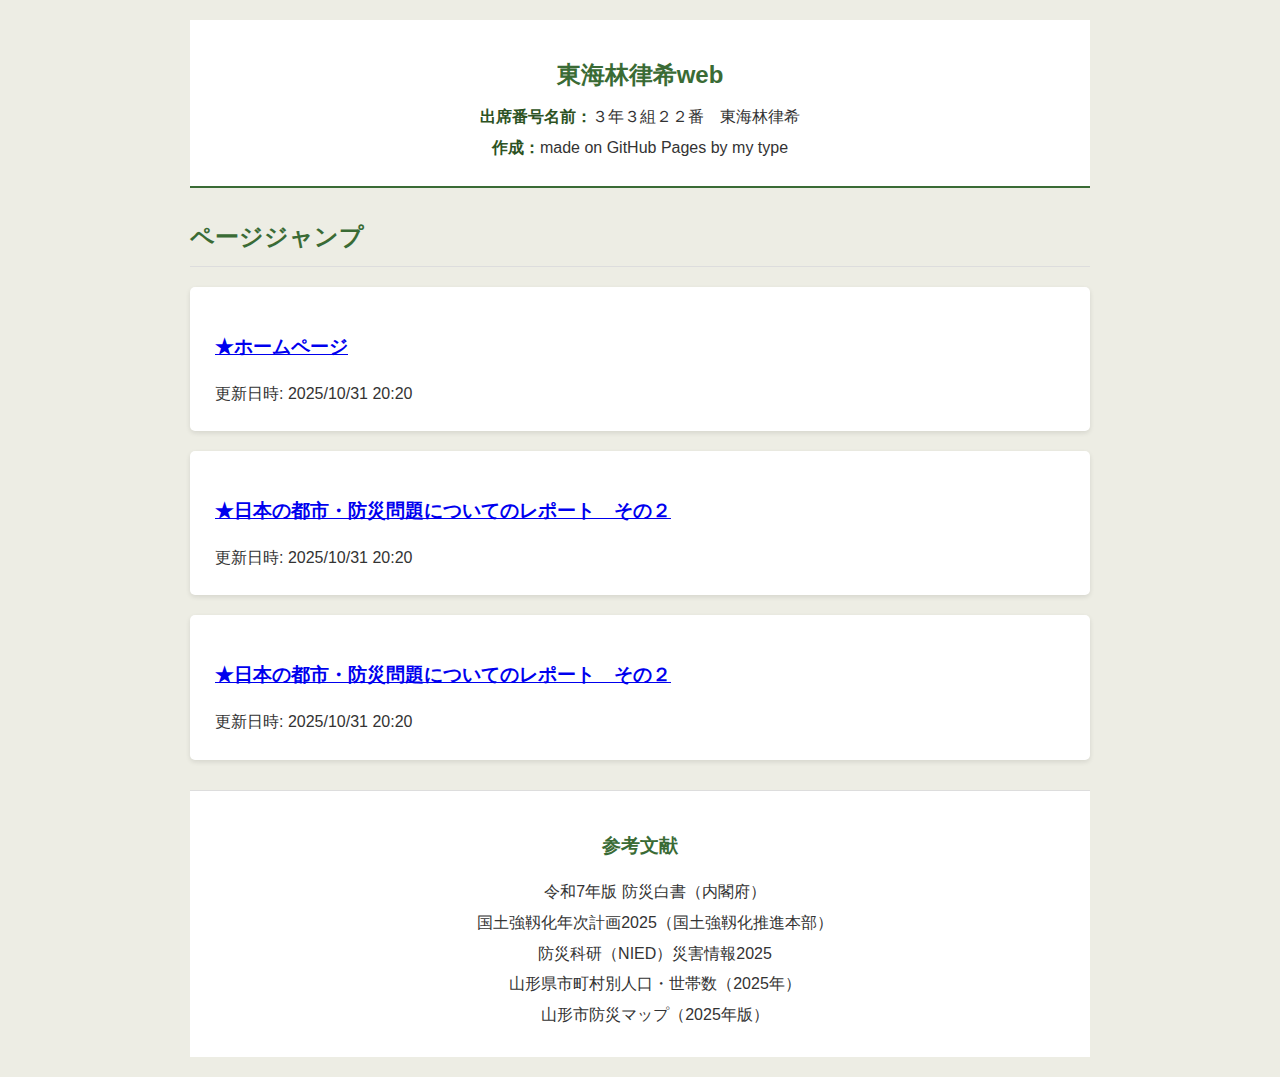
<file: index.html>
<!DOCTYPE html>
<html lang="ja">
<head>
  <meta charset="UTF-8">
  <meta name="viewport" content="width=device-width, initial-scale=1.0">
  <title>東海林律希web</title>
<link rel="stylesheet" href="style.css">
<link rel="icon" href="fabikonn.png" type="image/png">
  <style>
    /* 基本スタイル */
    body {
      font-family: 'Hiragino Sans', 'Meiryo', sans-serif;
      line-height: 1.6;
      color: #333;
      max-width: 900px;
      margin: 0 auto;
      padding: 20px;
      background-color: #edede4;
    }

    /* ヘッダー */
    header {
      text-align: center;
      padding: 20px 0;
      border-bottom: 2px solid #3a6b35;
      margin-bottom: 30px;
      background-color: #fff;
    }

    header h1 {
      color: #3a6b35;
      font-size: 24px;
      margin-bottom: 10px;
    }

    header p {
      margin: 5px 0;
      font-size: 16px;
    }

    /* セクション */
    section {
      background-color: #fff;
      padding: 25px;
      margin-bottom: 20px;
      border-radius: 5px;
      box-shadow: 0 2px 5px rgba(0, 0, 0, 0.1);
    }

    h2 {
      color: #3a6b35;
      border-bottom: 1px solid #ddd;
      padding-bottom: 10px;
      margin-top: 0;
    }

    h3 {
      color: #4a7d48;
      margin-top: 20px;
    }

    /* リスト */
    ol, ul {
      margin: 10px 0 10px 30px;
      padding: 0;
    }

    li {
      margin-bottom: 8px;
    }

    /* 強調 */
    strong {
      color: #2c5222;
      font-weight: bold;
    }

    /* フッター */
    footer {
      text-align: center;
      padding: 20px;
      background-color: #fff;
      border-top: 1px solid #ddd;
      margin-top: 30px;
    }

    footer h3 {
      color: #3a6b35;
    }

    footer ul {
      list-style-type: none;
      padding: 0;
    }

    footer li {
      margin: 5px 0;
    }
  </style>
</head>
<body>
  <!-- 以下、既存のbody内容はそのまま -->
  <header>
    <h1>東海林律希web</h1>
    <p><strong>出席番号名前：</strong>３年３組２２番　東海林律希</p>
    <p><strong>作成：</strong>made on GitHub Pages by my type</p>
  </header>
    <h2>ページジャンプ</h2>
  <section>
    <h3><a href="https://ritardando-blue.github.io/freerylit.github.io/index.html" class="blog-link">★ホームページ</a></h3>
            <div class="blog-date">更新日時: 2025/10/31 20:20</div>
  </section>
  <section>
    <h3><a href="https://ygs2023f066-svg.github.io/aiueo/2.html" class="blog-link">★日本の都市・防災問題についてのレポート　その２</a></h3>
            <div class="blog-date">更新日時: 2025/10/31 20:20</div>
  </section>
  <section>
    <h3><a href="https://ygs2023f066-svg.github.io/aiueo/2.html" class="blog-link">★日本の都市・防災問題についてのレポート　その２</a></h3>
            <div class="blog-date">更新日時: 2025/10/31 20:20</div>
  </section>
  <footer>
    <h3>参考文献</h3>
    <ul>
      <li>令和7年版 防災白書（内閣府）</li>
      <li>国土強靱化年次計画2025（国土強靱化推進本部）</li>
      <li>防災科研（NIED）災害情報2025</li>
      <li>山形県市町村別人口・世帯数（2025年）</li>
      <li>山形市防災マップ（2025年版）</li>
    </ul>
  </footer>
</body>
</html>
</file>
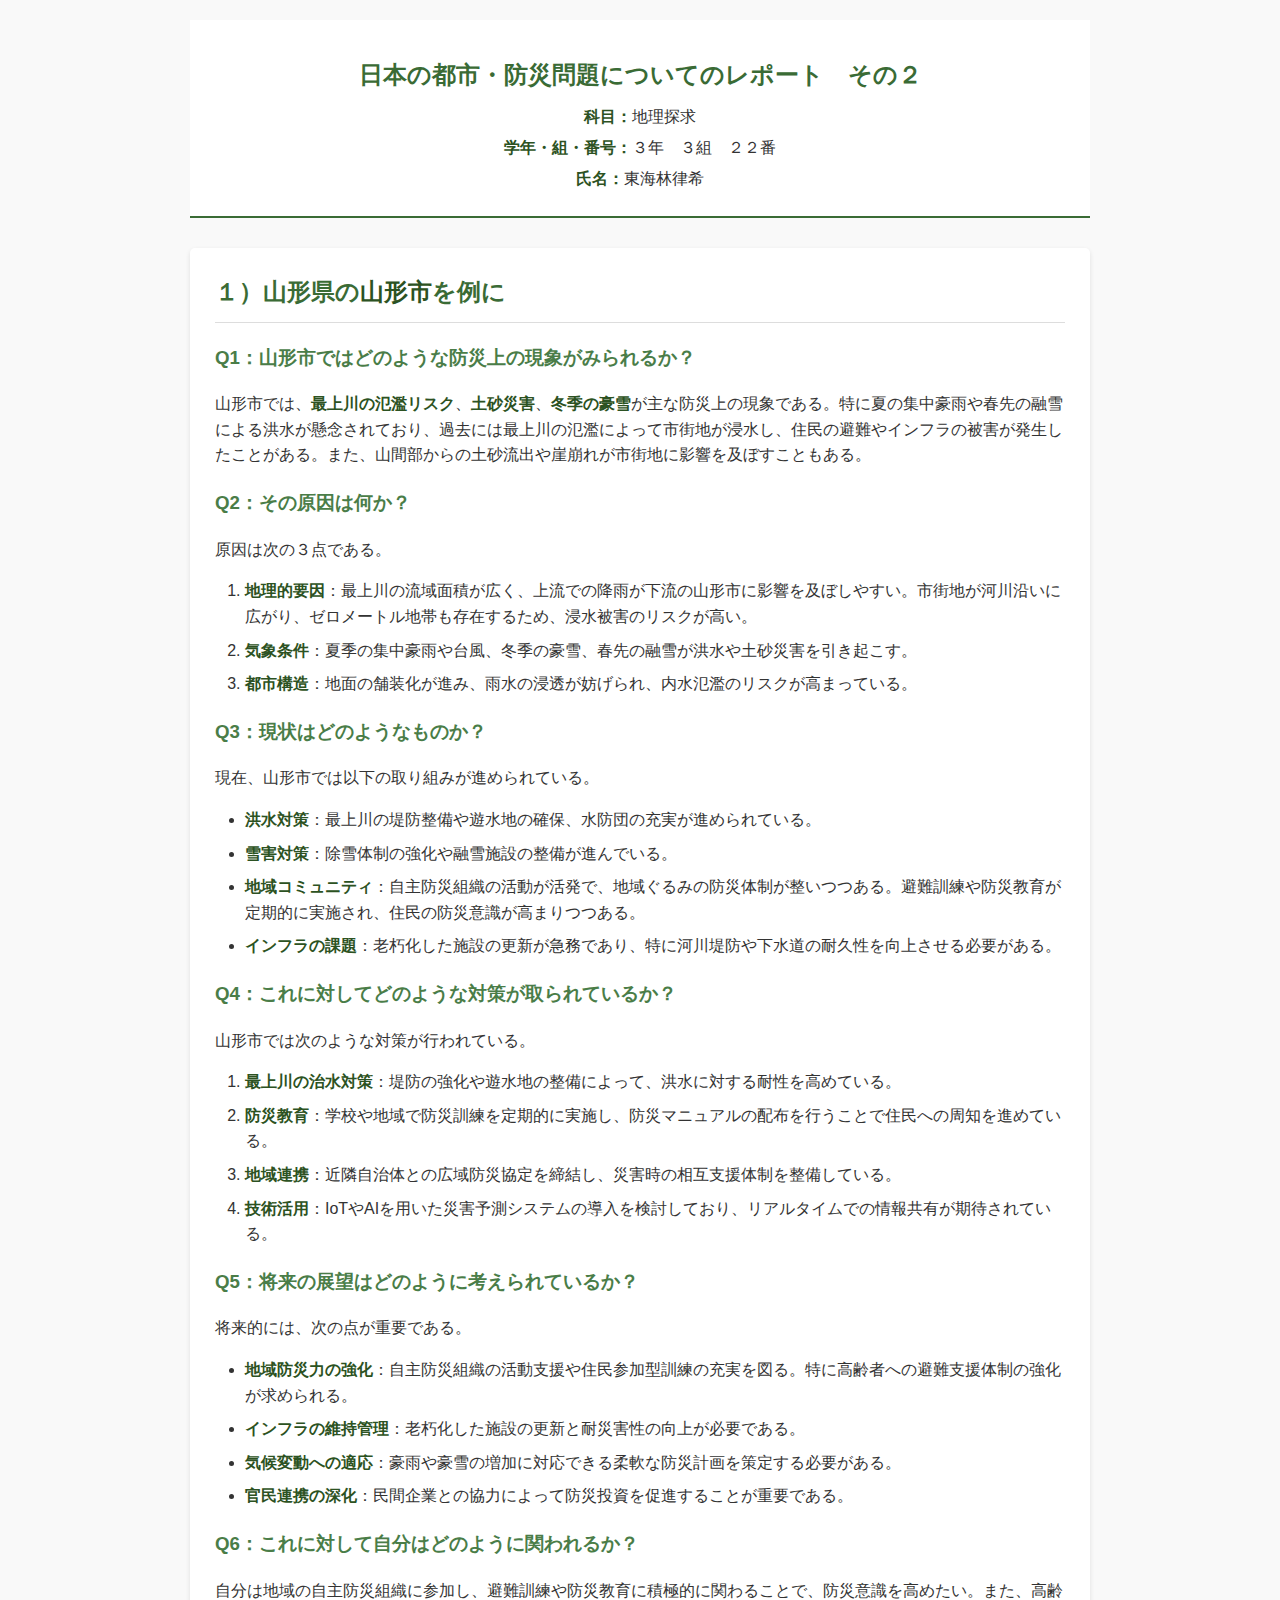
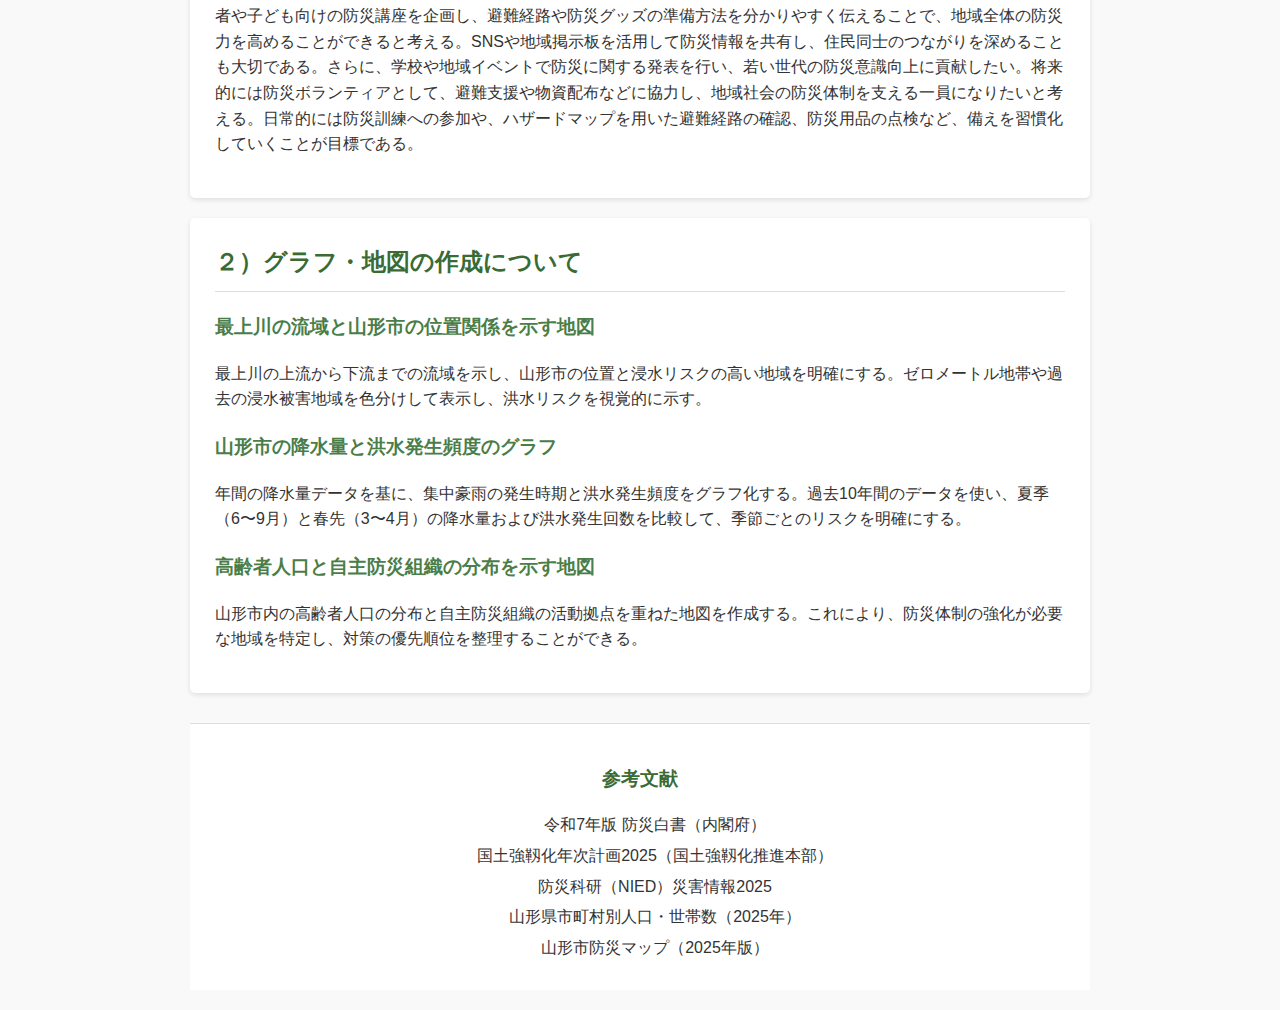
<file: kikou.html>
<!DOCTYPE html>
<html lang="ja">
<head>
  <meta charset="UTF-8">
  <meta name="viewport" content="width=device-width, initial-scale=1.0">
  <title>日本の都市・防災問題についてのレポート その２</title>
  <style>
    /* 基本スタイル */
    body {
      font-family: 'Hiragino Sans', 'Meiryo', sans-serif;
      line-height: 1.6;
      color: #333;
      max-width: 900px;
      margin: 0 auto;
      padding: 20px;
      background-color: #f9f9f9;
    }

    /* ヘッダー */
    header {
      text-align: center;
      padding: 20px 0;
      border-bottom: 2px solid #3a6b35;
      margin-bottom: 30px;
      background-color: #fff;
    }

    header h1 {
      color: #3a6b35;
      font-size: 24px;
      margin-bottom: 10px;
    }

    header p {
      margin: 5px 0;
      font-size: 16px;
    }

    /* セクション */
    section {
      background-color: #fff;
      padding: 25px;
      margin-bottom: 20px;
      border-radius: 5px;
      box-shadow: 0 2px 5px rgba(0, 0, 0, 0.1);
    }

    h2 {
      color: #3a6b35;
      border-bottom: 1px solid #ddd;
      padding-bottom: 10px;
      margin-top: 0;
    }

    h3 {
      color: #4a7d48;
      margin-top: 20px;
    }

    /* リスト */
    ol, ul {
      margin: 10px 0 10px 30px;
      padding: 0;
    }

    li {
      margin-bottom: 8px;
    }

    /* 強調 */
    strong {
      color: #2c5222;
      font-weight: bold;
    }

    /* フッター */
    footer {
      text-align: center;
      padding: 20px;
      background-color: #fff;
      border-top: 1px solid #ddd;
      margin-top: 30px;
    }

    footer h3 {
      color: #3a6b35;
    }

    footer ul {
      list-style-type: none;
      padding: 0;
    }

    footer li {
      margin: 5px 0;
    }
  </style>
</head>
<body>
  <!-- 以下、既存のbody内容はそのまま -->
  <header>
    <h1>日本の都市・防災問題についてのレポート　その２</h1>
    <p><strong>科目：</strong>地理探求</p>
    <p><strong>学年・組・番号：</strong>３年　３組　２２番</p>
    <p><strong>氏名：</strong>東海林律希</p>
  </header>
  <section>
    <h2>１）山形県の<strong>山形市</strong>を例に</h2>
    <h3>Q1：山形市ではどのような防災上の現象がみられるか？</h3>
    <p>山形市では、<strong>最上川の氾濫リスク</strong>、<strong>土砂災害</strong>、<strong>冬季の豪雪</strong>が主な防災上の現象である。特に夏の集中豪雨や春先の融雪による洪水が懸念されており、過去には最上川の氾濫によって市街地が浸水し、住民の避難やインフラの被害が発生したことがある。また、山間部からの土砂流出や崖崩れが市街地に影響を及ぼすこともある。</p>
    <h3>Q2：その原因は何か？</h3>
    <p>原因は次の３点である。</p>
    <ol>
      <li><strong>地理的要因</strong>：最上川の流域面積が広く、上流での降雨が下流の山形市に影響を及ぼしやすい。市街地が河川沿いに広がり、ゼロメートル地帯も存在するため、浸水被害のリスクが高い。</li>
      <li><strong>気象条件</strong>：夏季の集中豪雨や台風、冬季の豪雪、春先の融雪が洪水や土砂災害を引き起こす。</li>
      <li><strong>都市構造</strong>：地面の舗装化が進み、雨水の浸透が妨げられ、内水氾濫のリスクが高まっている。</li>
    </ol>
    <h3>Q3：現状はどのようなものか？</h3>
    <p>現在、山形市では以下の取り組みが進められている。</p>
    <ul>
      <li><strong>洪水対策</strong>：最上川の堤防整備や遊水地の確保、水防団の充実が進められている。</li>
      <li><strong>雪害対策</strong>：除雪体制の強化や融雪施設の整備が進んでいる。</li>
      <li><strong>地域コミュニティ</strong>：自主防災組織の活動が活発で、地域ぐるみの防災体制が整いつつある。避難訓練や防災教育が定期的に実施され、住民の防災意識が高まりつつある。</li>
      <li><strong>インフラの課題</strong>：老朽化した施設の更新が急務であり、特に河川堤防や下水道の耐久性を向上させる必要がある。</li>
    </ul>
    <h3>Q4：これに対してどのような対策が取られているか？</h3>
    <p>山形市では次のような対策が行われている。</p>
    <ol>
      <li><strong>最上川の治水対策</strong>：堤防の強化や遊水地の整備によって、洪水に対する耐性を高めている。</li>
      <li><strong>防災教育</strong>：学校や地域で防災訓練を定期的に実施し、防災マニュアルの配布を行うことで住民への周知を進めている。</li>
      <li><strong>地域連携</strong>：近隣自治体との広域防災協定を締結し、災害時の相互支援体制を整備している。</li>
      <li><strong>技術活用</strong>：IoTやAIを用いた災害予測システムの導入を検討しており、リアルタイムでの情報共有が期待されている。</li>
    </ol>
    <h3>Q5：将来の展望はどのように考えられているか？</h3>
    <p>将来的には、次の点が重要である。</p>
    <ul>
      <li><strong>地域防災力の強化</strong>：自主防災組織の活動支援や住民参加型訓練の充実を図る。特に高齢者への避難支援体制の強化が求められる。</li>
      <li><strong>インフラの維持管理</strong>：老朽化した施設の更新と耐災害性の向上が必要である。</li>
      <li><strong>気候変動への適応</strong>：豪雨や豪雪の増加に対応できる柔軟な防災計画を策定する必要がある。</li>
      <li><strong>官民連携の深化</strong>：民間企業との協力によって防災投資を促進することが重要である。</li>
    </ul>
    <h3>Q6：これに対して自分はどのように関われるか？</h3>
    <p>自分は地域の自主防災組織に参加し、避難訓練や防災教育に積極的に関わることで、防災意識を高めたい。また、高齢者や子ども向けの防災講座を企画し、避難経路や防災グッズの準備方法を分かりやすく伝えることで、地域全体の防災力を高めることができると考える。SNSや地域掲示板を活用して防災情報を共有し、住民同士のつながりを深めることも大切である。さらに、学校や地域イベントで防災に関する発表を行い、若い世代の防災意識向上に貢献したい。将来的には防災ボランティアとして、避難支援や物資配布などに協力し、地域社会の防災体制を支える一員になりたいと考える。日常的には防災訓練への参加や、ハザードマップを用いた避難経路の確認、防災用品の点検など、備えを習慣化していくことが目標である。</p>
  </section>
  <section>
    <h2>２）グラフ・地図の作成について</h2>
    <h3>最上川の流域と山形市の位置関係を示す地図</h3>
    <p>最上川の上流から下流までの流域を示し、山形市の位置と浸水リスクの高い地域を明確にする。ゼロメートル地帯や過去の浸水被害地域を色分けして表示し、洪水リスクを視覚的に示す。</p>
    <h3>山形市の降水量と洪水発生頻度のグラフ</h3>
    <p>年間の降水量データを基に、集中豪雨の発生時期と洪水発生頻度をグラフ化する。過去10年間のデータを使い、夏季（6〜9月）と春先（3〜4月）の降水量および洪水発生回数を比較して、季節ごとのリスクを明確にする。</p>
    <h3>高齢者人口と自主防災組織の分布を示す地図</h3>
    <p>山形市内の高齢者人口の分布と自主防災組織の活動拠点を重ねた地図を作成する。これにより、防災体制の強化が必要な地域を特定し、対策の優先順位を整理することができる。</p>
  </section>
  <footer>
    <h3>参考文献</h3>
    <ul>
      <li>令和7年版 防災白書（内閣府）</li>
      <li>国土強靱化年次計画2025（国土強靱化推進本部）</li>
      <li>防災科研（NIED）災害情報2025</li>
      <li>山形県市町村別人口・世帯数（2025年）</li>
      <li>山形市防災マップ（2025年版）</li>
    </ul>
  </footer>
</body>
</html>
</file>
<file: style.css>
/* 基本スタイル */
    body {
      font-family: 'Hiragino Sans', 'Meiryo', sans-serif;
      line-height: 1.6;
      color: #333;
      max-width: 900px;
      margin: 0 auto;
      padding: 20px;
      background-color: #f9f9f9;
    }

    /* ヘッダー */
    header {
      text-align: center;
      padding: 20px 0;
      border-bottom: 2px solid #3a6b35;
      margin-bottom: 30px;
      background-color: #fff;
    }

    header h1 {
      color: #3a6b35;
      font-size: 24px;
      margin-bottom: 10px;
    }

    header p {
      margin: 5px 0;
      font-size: 16px;
    }

    /* セクション */
    section {
      background-color: #fff;
      padding: 25px;
      margin-bottom: 20px;
      border-radius: 5px;
      box-shadow: 0 2px 5px rgba(0, 0, 0, 0.1);
    }

    h2 {
      color: #3a6b35;
      border-bottom: 1px solid #ddd;
      padding-bottom: 10px;
      margin-top: 0;
    }

    h3 {
      color: #4a7d48;
      margin-top: 20px;
    }

    /* リスト */
    ol, ul {
      margin: 10px 0 10px 30px;
      padding: 0;
    }

    li {
      margin-bottom: 8px;
    }

    /* 強調 */
    strong {
      color: #2c5222;
      font-weight: bold;
    }

    /* フッター */
    footer {
      text-align: center;
      padding: 20px;
      background-color: #fff;
      border-top: 1px solid #ddd;
      margin-top: 30px;
    }

    footer h3 {
      color: #3a6b35;
    }

    footer ul {
      list-style-type: none;
      padding: 0;
    }

    footer li {
      margin: 5px 0;
    }
</file>
